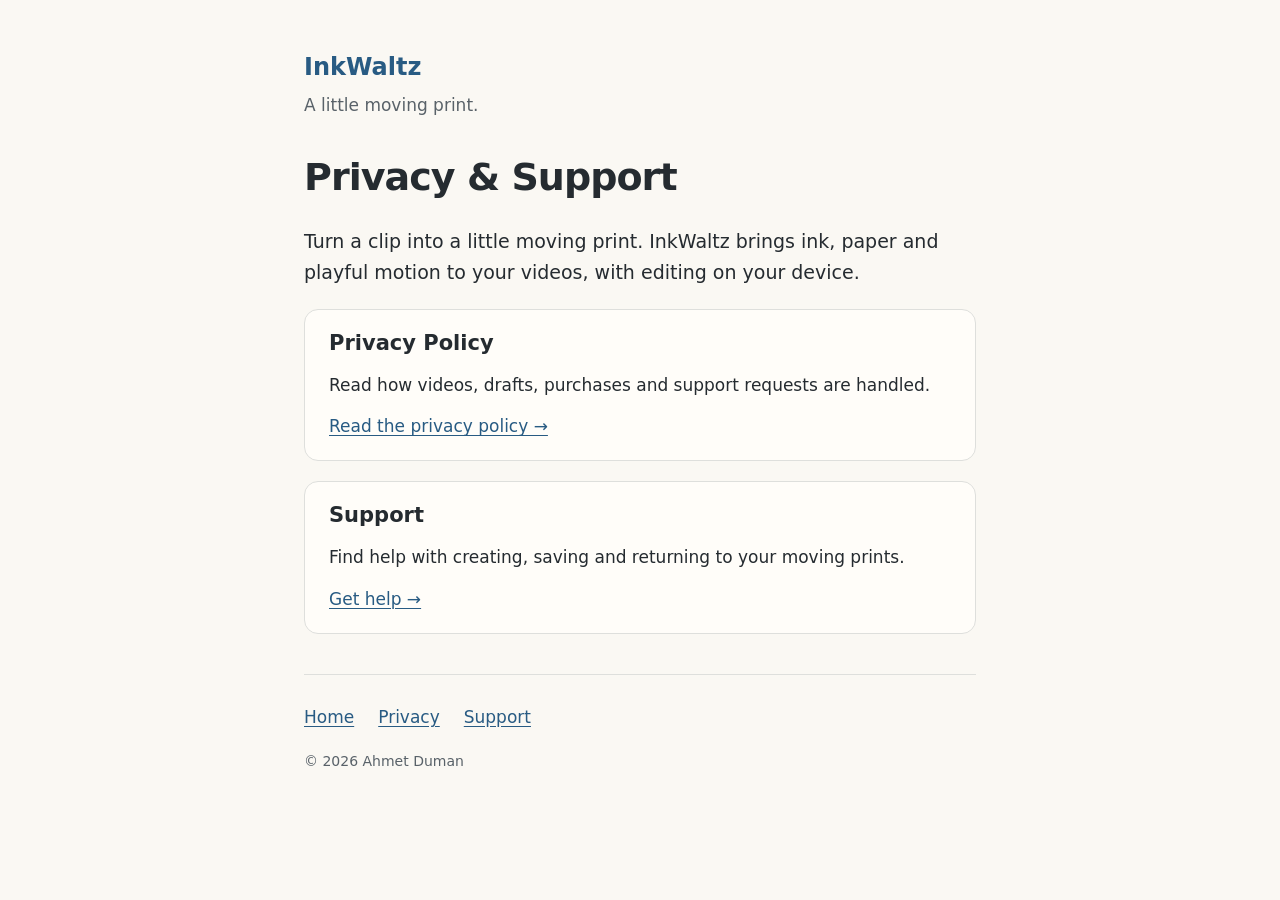
<file: index.html>
<!doctype html>
<html lang="en">
<head>
<meta charset="utf-8">
<meta name="viewport" content="width=device-width, initial-scale=1">
<title>InkWaltz — Privacy &amp; Support</title>
<link rel="canonical" href="https://aduman.github.io/inkwaltz-app/">
<meta name="description" content="Privacy information and help for InkWaltz, the on-device moving-print video editor.">
<link rel="stylesheet" href="style.css">
</head>
<body>
<div class="wrap">
<header><a class="brand" href="index.html">InkWaltz</a><p class="tag">A little moving print.</p></header>
<main><h1>Privacy &amp; Support</h1>
<p class="lede">Turn a clip into a little moving print. InkWaltz brings ink, paper and playful motion to your videos, with editing on your device.</p>
<div class="card"><h2>Privacy Policy</h2><p>Read how videos, drafts, purchases and support requests are handled.</p><a href="privacy.html">Read the privacy policy →</a></div>
<div class="card"><h2>Support</h2><p>Find help with creating, saving and returning to your moving prints.</p><a href="support.html">Get help →</a></div>
</main>
<footer><nav aria-label="Site"><a href="index.html">Home</a><a href="privacy.html">Privacy</a><a href="support.html">Support</a></nav><p class="muted">© 2026 Ahmet Duman</p></footer>
</div>
</body>
</html>
</file>
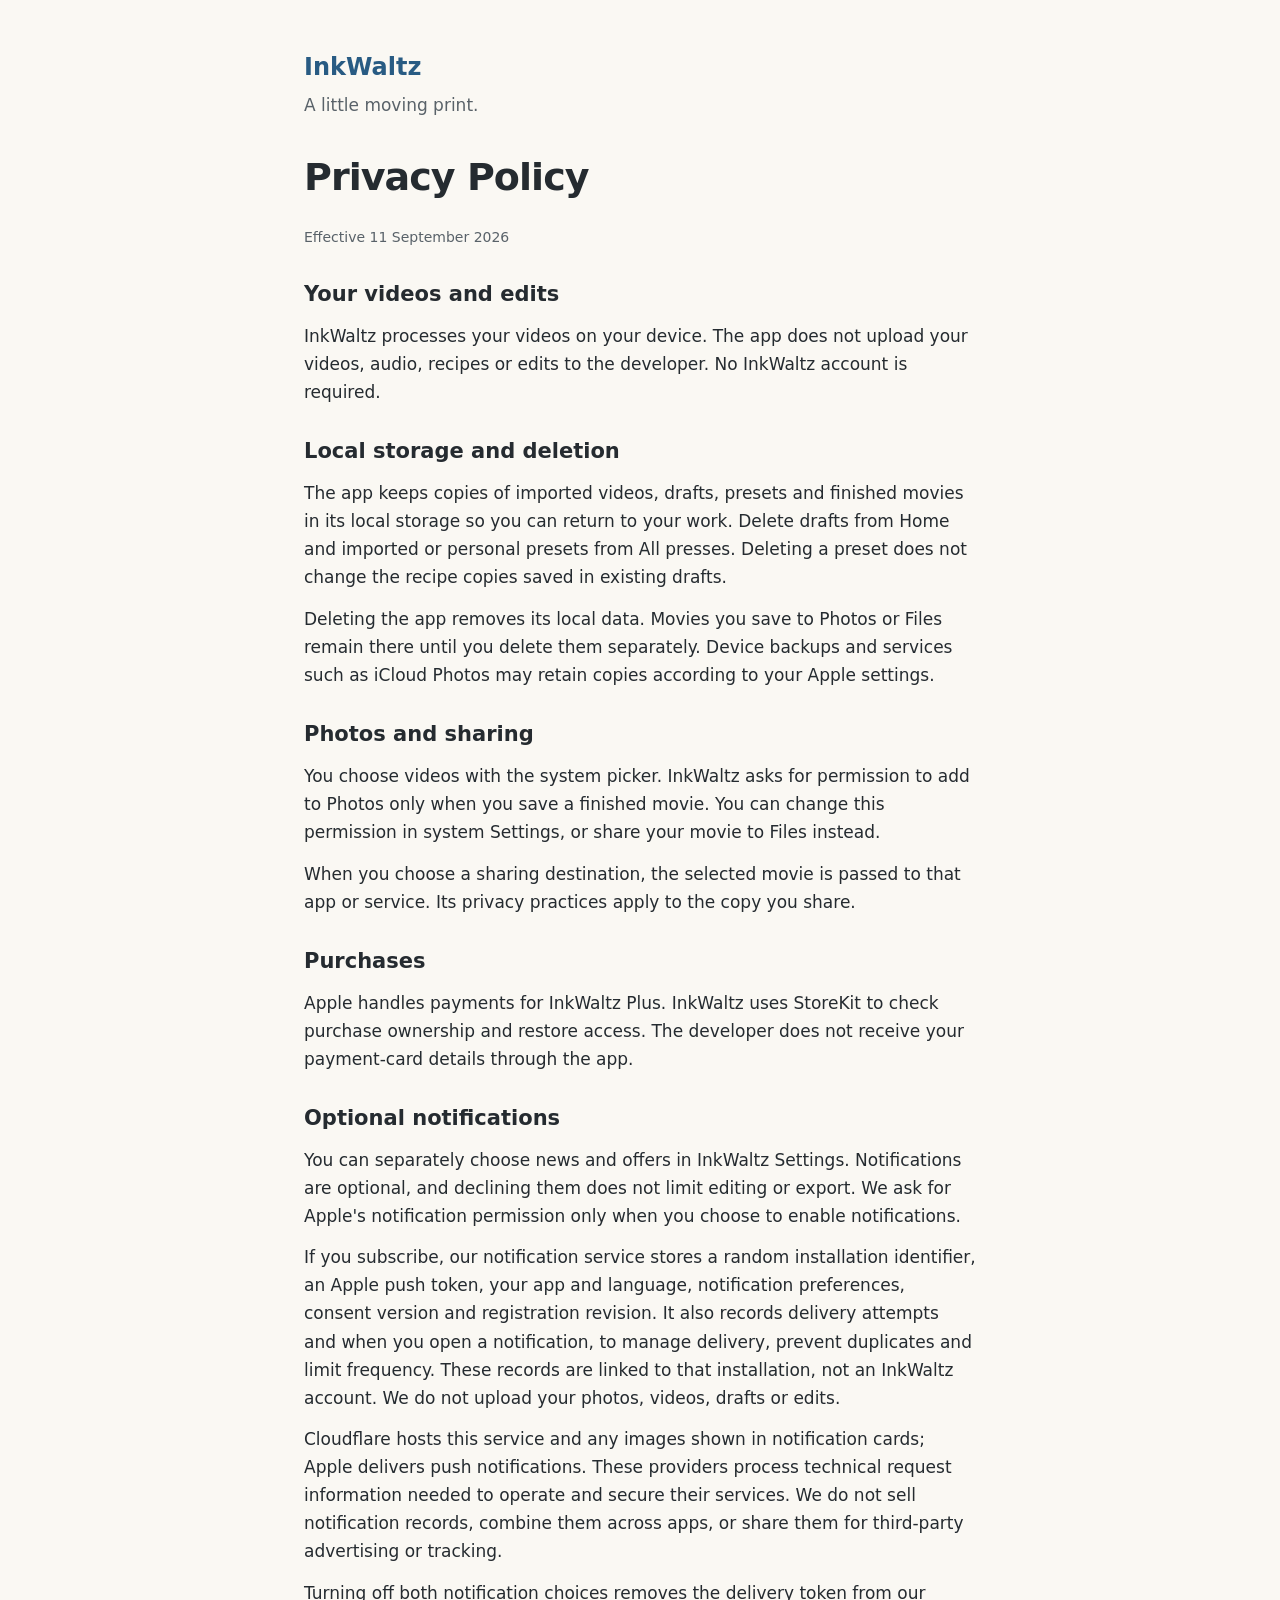
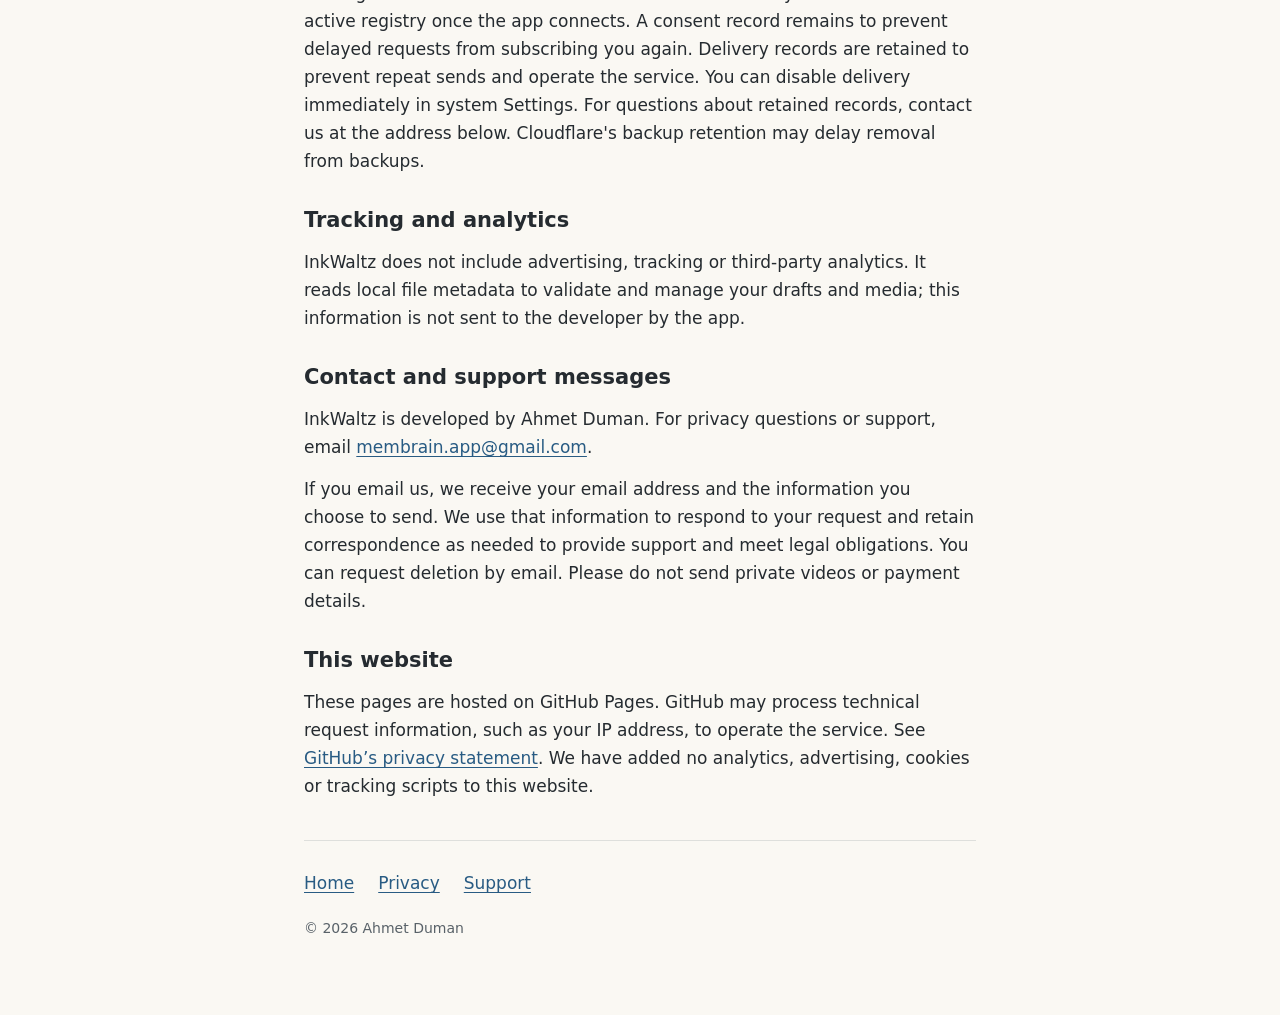
<file: privacy.html>
<!doctype html>
<html lang="en">
<head>
<meta charset="utf-8">
<meta name="viewport" content="width=device-width, initial-scale=1">
<title>InkWaltz — Privacy Policy</title>
<link rel="canonical" href="https://aduman.github.io/inkwaltz-app/privacy.html">
<meta name="description" content="How InkWaltz handles your videos, local drafts, purchases and support requests.">
<link rel="stylesheet" href="style.css">
</head>
<body>
<div class="wrap">
<header><a class="brand" href="index.html">InkWaltz</a><p class="tag">A little moving print.</p></header>
<main><h1>Privacy Policy</h1>
<p class="muted">Effective 11 September 2026</p>
<section><h2>Your videos and edits</h2><p>InkWaltz processes your videos on your device. The app does not upload your videos, audio, recipes or edits to the developer. No InkWaltz account is required.</p></section>
<section><h2>Local storage and deletion</h2><p>The app keeps copies of imported videos, drafts, presets and finished movies in its local storage so you can return to your work. Delete drafts from Home and imported or personal presets from All presses. Deleting a preset does not change the recipe copies saved in existing drafts.</p><p>Deleting the app removes its local data. Movies you save to Photos or Files remain there until you delete them separately. Device backups and services such as iCloud Photos may retain copies according to your Apple settings.</p></section>
<section><h2>Photos and sharing</h2><p>You choose videos with the system picker. InkWaltz asks for permission to add to Photos only when you save a finished movie. You can change this permission in system Settings, or share your movie to Files instead.</p><p>When you choose a sharing destination, the selected movie is passed to that app or service. Its privacy practices apply to the copy you share.</p></section>
<section><h2>Purchases</h2><p>Apple handles payments for InkWaltz Plus. InkWaltz uses StoreKit to check purchase ownership and restore access. The developer does not receive your payment-card details through the app.</p></section>
<section><h2>Optional notifications</h2><p>You can separately choose news and offers in InkWaltz Settings. Notifications are optional, and declining them does not limit editing or export. We ask for Apple's notification permission only when you choose to enable notifications.</p><p>If you subscribe, our notification service stores a random installation identifier, an Apple push token, your app and language, notification preferences, consent version and registration revision. It also records delivery attempts and when you open a notification, to manage delivery, prevent duplicates and limit frequency. These records are linked to that installation, not an InkWaltz account. We do not upload your photos, videos, drafts or edits.</p><p>Cloudflare hosts this service and any images shown in notification cards; Apple delivers push notifications. These providers process technical request information needed to operate and secure their services. We do not sell notification records, combine them across apps, or share them for third-party advertising or tracking.</p><p>Turning off both notification choices removes the delivery token from our active registry once the app connects. A consent record remains to prevent delayed requests from subscribing you again. Delivery records are retained to prevent repeat sends and operate the service. You can disable delivery immediately in system Settings. For questions about retained records, contact us at the address below. Cloudflare's backup retention may delay removal from backups.</p></section>
<section><h2>Tracking and analytics</h2><p>InkWaltz does not include advertising, tracking or third-party analytics. It reads local file metadata to validate and manage your drafts and media; this information is not sent to the developer by the app.</p></section>
<section><h2>Contact and support messages</h2><p>InkWaltz is developed by Ahmet Duman. For privacy questions or support, email <a href="mailto:membrain.app@gmail.com?subject=InkWaltz%20support">membrain.app@gmail.com</a>.</p><p>If you email us, we receive your email address and the information you choose to send. We use that information to respond to your request and retain correspondence as needed to provide support and meet legal obligations. You can request deletion by email. Please do not send private videos or payment details.</p></section>
<section><h2>This website</h2><p>These pages are hosted on GitHub Pages. GitHub may process technical request information, such as your IP address, to operate the service. See <a href="https://docs.github.com/en/site-policy/privacy-policies/github-general-privacy-statement">GitHub’s privacy statement</a>. We have added no analytics, advertising, cookies or tracking scripts to this website.</p></section>
</main>
<footer><nav aria-label="Site"><a href="index.html">Home</a><a href="privacy.html">Privacy</a><a href="support.html">Support</a></nav><p class="muted">© 2026 Ahmet Duman</p></footer>
</div>
</body>
</html>
</file>
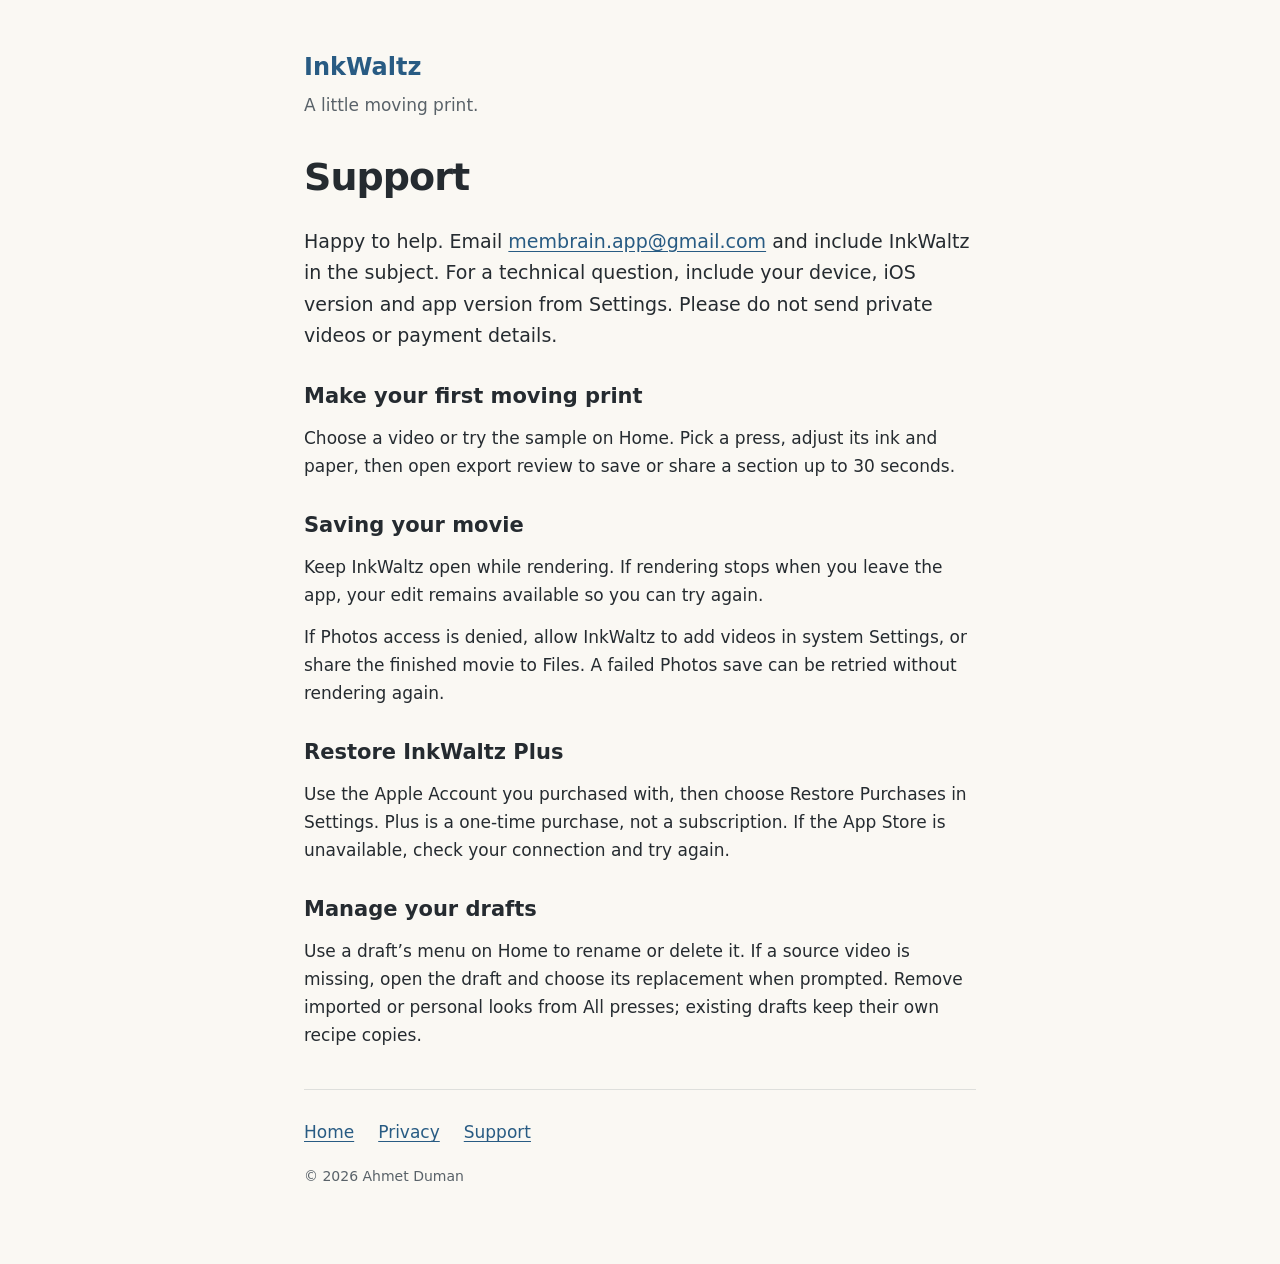
<file: support.html>
<!doctype html>
<html lang="en">
<head>
<meta charset="utf-8">
<meta name="viewport" content="width=device-width, initial-scale=1">
<title>InkWaltz — Support</title>
<link rel="canonical" href="https://aduman.github.io/inkwaltz-app/support.html">
<meta name="description" content="Help with InkWaltz video editing, saving, restoring Plus and managing local drafts.">
<link rel="stylesheet" href="style.css">
</head>
<body>
<div class="wrap">
<header><a class="brand" href="index.html">InkWaltz</a><p class="tag">A little moving print.</p></header>
<main><h1>Support</h1>
<p class="lede">Happy to help. Email <a href="mailto:membrain.app@gmail.com?subject=InkWaltz%20support">membrain.app@gmail.com</a> and include InkWaltz in the subject. For a technical question, include your device, iOS version and app version from Settings. Please do not send private videos or payment details.</p>
<section><h2>Make your first moving print</h2><p>Choose a video or try the sample on Home. Pick a press, adjust its ink and paper, then open export review to save or share a section up to 30 seconds.</p></section>
<section><h2>Saving your movie</h2><p>Keep InkWaltz open while rendering. If rendering stops when you leave the app, your edit remains available so you can try again.</p><p>If Photos access is denied, allow InkWaltz to add videos in system Settings, or share the finished movie to Files. A failed Photos save can be retried without rendering again.</p></section>
<section><h2>Restore InkWaltz Plus</h2><p>Use the Apple Account you purchased with, then choose Restore Purchases in Settings. Plus is a one-time purchase, not a subscription. If the App Store is unavailable, check your connection and try again.</p></section>
<section><h2>Manage your drafts</h2><p>Use a draft’s menu on Home to rename or delete it. If a source video is missing, open the draft and choose its replacement when prompted. Remove imported or personal looks from All presses; existing drafts keep their own recipe copies.</p></section>
</main>
<footer><nav aria-label="Site"><a href="index.html">Home</a><a href="privacy.html">Privacy</a><a href="support.html">Support</a></nav><p class="muted">© 2026 Ahmet Duman</p></footer>
</div>
</body>
</html>
</file>
<file: style.css>
:root{--paper:#faf8f3;--ink:#252b30;--soft:#596269;--line:#dedfdc;--accent:#285b83;--card:#fffdf9}
*{box-sizing:border-box}html{-webkit-text-size-adjust:100%}body{margin:0;background:var(--paper);color:var(--ink);font:17px/1.65 system-ui,-apple-system,"Segoe UI",sans-serif}.wrap{max-width:720px;margin:auto;padding:48px 24px 64px}header{margin-bottom:36px}.brand{font-size:24px;font-weight:700;text-decoration:none}.tag{color:var(--soft);margin:.2em 0}h1{font-size:clamp(28px,6vw,38px);line-height:1.2;letter-spacing:-.025em}h2{font-size:21px;line-height:1.3;margin:32px 0 10px}p{margin:.8em 0}a{color:var(--accent);text-underline-offset:3px;overflow-wrap:anywhere}a:hover{text-decoration-thickness:2px}a:focus-visible{outline:3px solid var(--accent);outline-offset:5px;border-radius:2px}.lede{font-size:19px}.card{background:var(--card);border:1px solid var(--line);border-radius:14px;padding:20px 24px;margin:20px 0}.card h2{margin:0}.muted{color:var(--soft);font-size:14px}nav{display:flex;flex-wrap:wrap;gap:8px 24px;margin-top:40px;padding-top:20px;border-top:1px solid var(--line)}nav a{display:inline-flex;align-items:center;min-height:44px}@media(max-width:420px){.wrap{padding:28px 20px 48px}}
</file>
